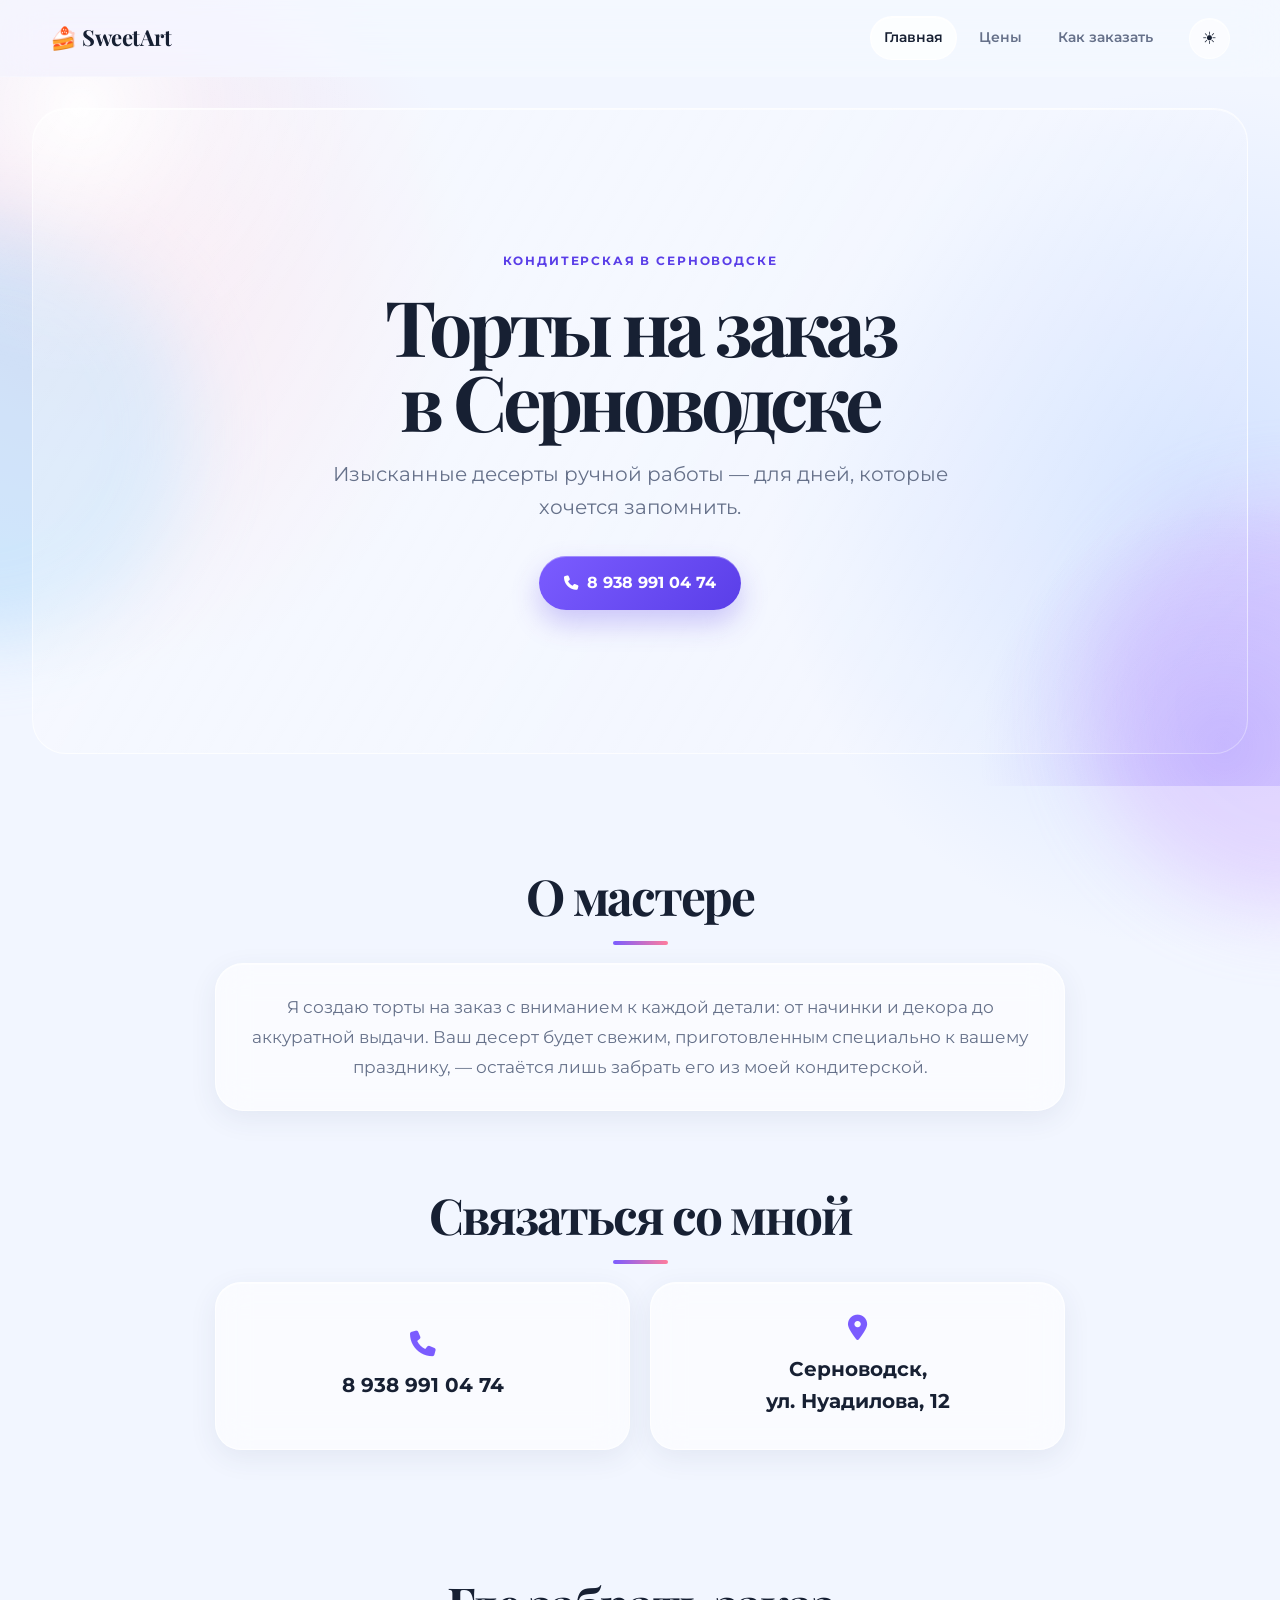
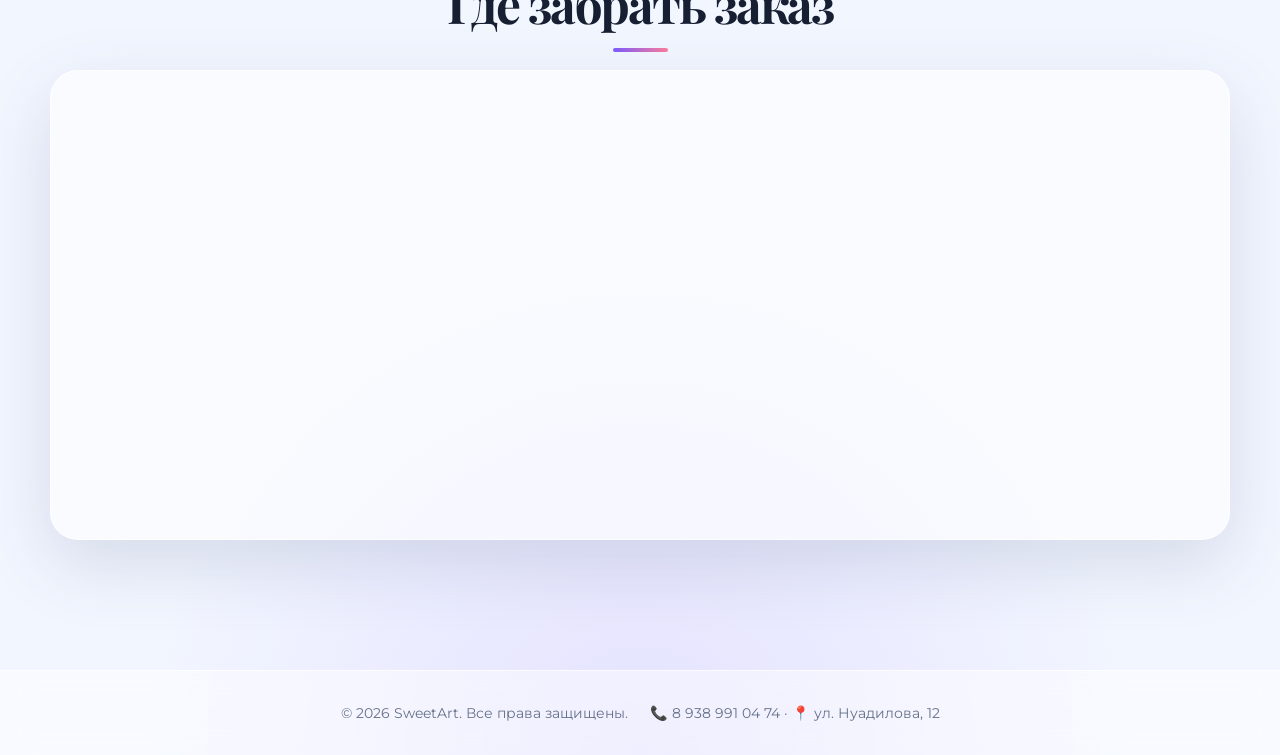
<file: index.html>
<!DOCTYPE html>
<html lang="ru">
<head>
    <meta charset="UTF-8">
    <meta name="viewport" content="width=device-width, initial-scale=1.0">
    <title>Торты на заказ в Серноводске | SweetArt</title>
    <meta name="description" content="Торты ручной работы на заказ в Серноводске. SweetArt — десерты для вашего праздника.">
    <link rel="stylesheet" href="style.css">
    <link rel="preconnect" href="https://fonts.googleapis.com">
    <link rel="preconnect" href="https://fonts.gstatic.com" crossorigin>
    <link href="https://fonts.googleapis.com/css2?family=Montserrat:wght@400;500;600;700&family=Playfair+Display:wght@600;700&display=swap" rel="stylesheet">
    <link rel="stylesheet" href="https://cdnjs.cloudflare.com/ajax/libs/font-awesome/6.4.0/css/all.min.css">
</head>
<body>
    <header class="header" id="header">
        <div class="container header-inner">
            <a href="index.html" class="logo" aria-label="SweetArt — главная">🍰 SweetArt</a>
            <nav class="nav" aria-label="Основная навигация">
                <ul class="nav-list">
                    <li><a href="index.html" class="nav-link active" aria-current="page">Главная</a></li>
                    <li><a href="about.html" class="nav-link">Цены</a></li>
                    <li><a href="page.html" class="nav-link">Как заказать</a></li>
                </ul>
            </nav>
            <button class="theme-toggle" id="themeToggle" type="button" aria-label="Переключить тему">
                <span class="theme-icon" aria-hidden="true">☀️</span>
            </button>
        </div>
    </header>

    <main>
        <section class="hero" aria-labelledby="hero-title">
            <div class="hero-overlay" aria-hidden="true"></div>
            <div class="hero-content container fade-in-up">
                <h1 class="hero-title" id="hero-title">Торты на заказ<br>в Серноводске</h1>
                <p class="hero-subtitle">Изысканные десерты ручной работы — для дней, которые хочется запомнить.</p>
                <a href="tel:+79389910474" class="hero-cta">8 938 991 04 74</a>
            </div>
        </section>

        <section class="about-master container fade-in-up">
            <h2 class="section-title">О мастере</h2>
            <p class="about-text">Я создаю торты на заказ с вниманием к каждой детали: от начинки и декора до аккуратной выдачи. Ваш десерт будет свежим, приготовленным специально к вашему празднику, — остаётся лишь забрать его из моей кондитерской.</p>
        </section>

        <section class="contacts container fade-in-up">
            <h2 class="section-title">Связаться со мной</h2>
            <div class="contact-cards">
                <a class="contact-card" href="tel:+79389910474" aria-label="Позвонить по номеру 8 938 991 04 74">
                    <i class="fa-solid fa-phone icon" aria-hidden="true"></i>
                    <span class="contact-link">8 938 991 04 74</span>
                </a>
                <div class="contact-card">
                    <i class="fa-solid fa-location-dot icon" aria-hidden="true"></i>
                    <span class="contact-address">Серноводск,<br>ул. Нуадилова, 12</span>
                </div>
            </div>
        </section>

        <section class="map-section container fade-in-up">
            <h2 class="section-title">Где забрать заказ</h2>
            <div class="map-wrapper">
                <iframe
                    src="https://www.openstreetmap.org/export/embed.html?bbox=45.13%2C43.30%2C45.17%2C43.33&amp;layer=mapnik&amp;marker=43.3185%2C45.1517"
                    loading="lazy"
                    title="Карта с адресом: Серноводск, ул. Нуадилова, 12">
                </iframe>
            </div>
        </section>
    </main>

    <footer class="footer">
        <div class="container footer-inner">
            <p>&copy; 2026 SweetArt. Все права защищены.</p>
            <p>📞 8 938 991 04 74 · 📍 ул. Нуадилова, 12</p>
        </div>
    </footer>

    <script>
        const themeToggle = document.getElementById('themeToggle');
        const body = document.body;
        const themeIcon = themeToggle.querySelector('.theme-icon');
        function setTheme(isDark) {
            body.classList.toggle('dark-mode', isDark);
            themeIcon.textContent = isDark ? '🌙' : '☀️';
            localStorage.setItem('theme', isDark ? 'dark' : 'light');
        }
        themeToggle.addEventListener('click', () => setTheme(!body.classList.contains('dark-mode')));
        setTheme(localStorage.getItem('theme') === 'dark');

        const observer = new IntersectionObserver((entries) => {
            entries.forEach(entry => { if (entry.isIntersecting) entry.target.classList.add('visible'); });
        }, { threshold: 0.08 });
        document.querySelectorAll('.fade-in-up').forEach(el => observer.observe(el));
        window.addEventListener('scroll', () => document.getElementById('header').classList.toggle('scrolled', window.scrollY > 16));
    </script>
</body>
</html>
</file>
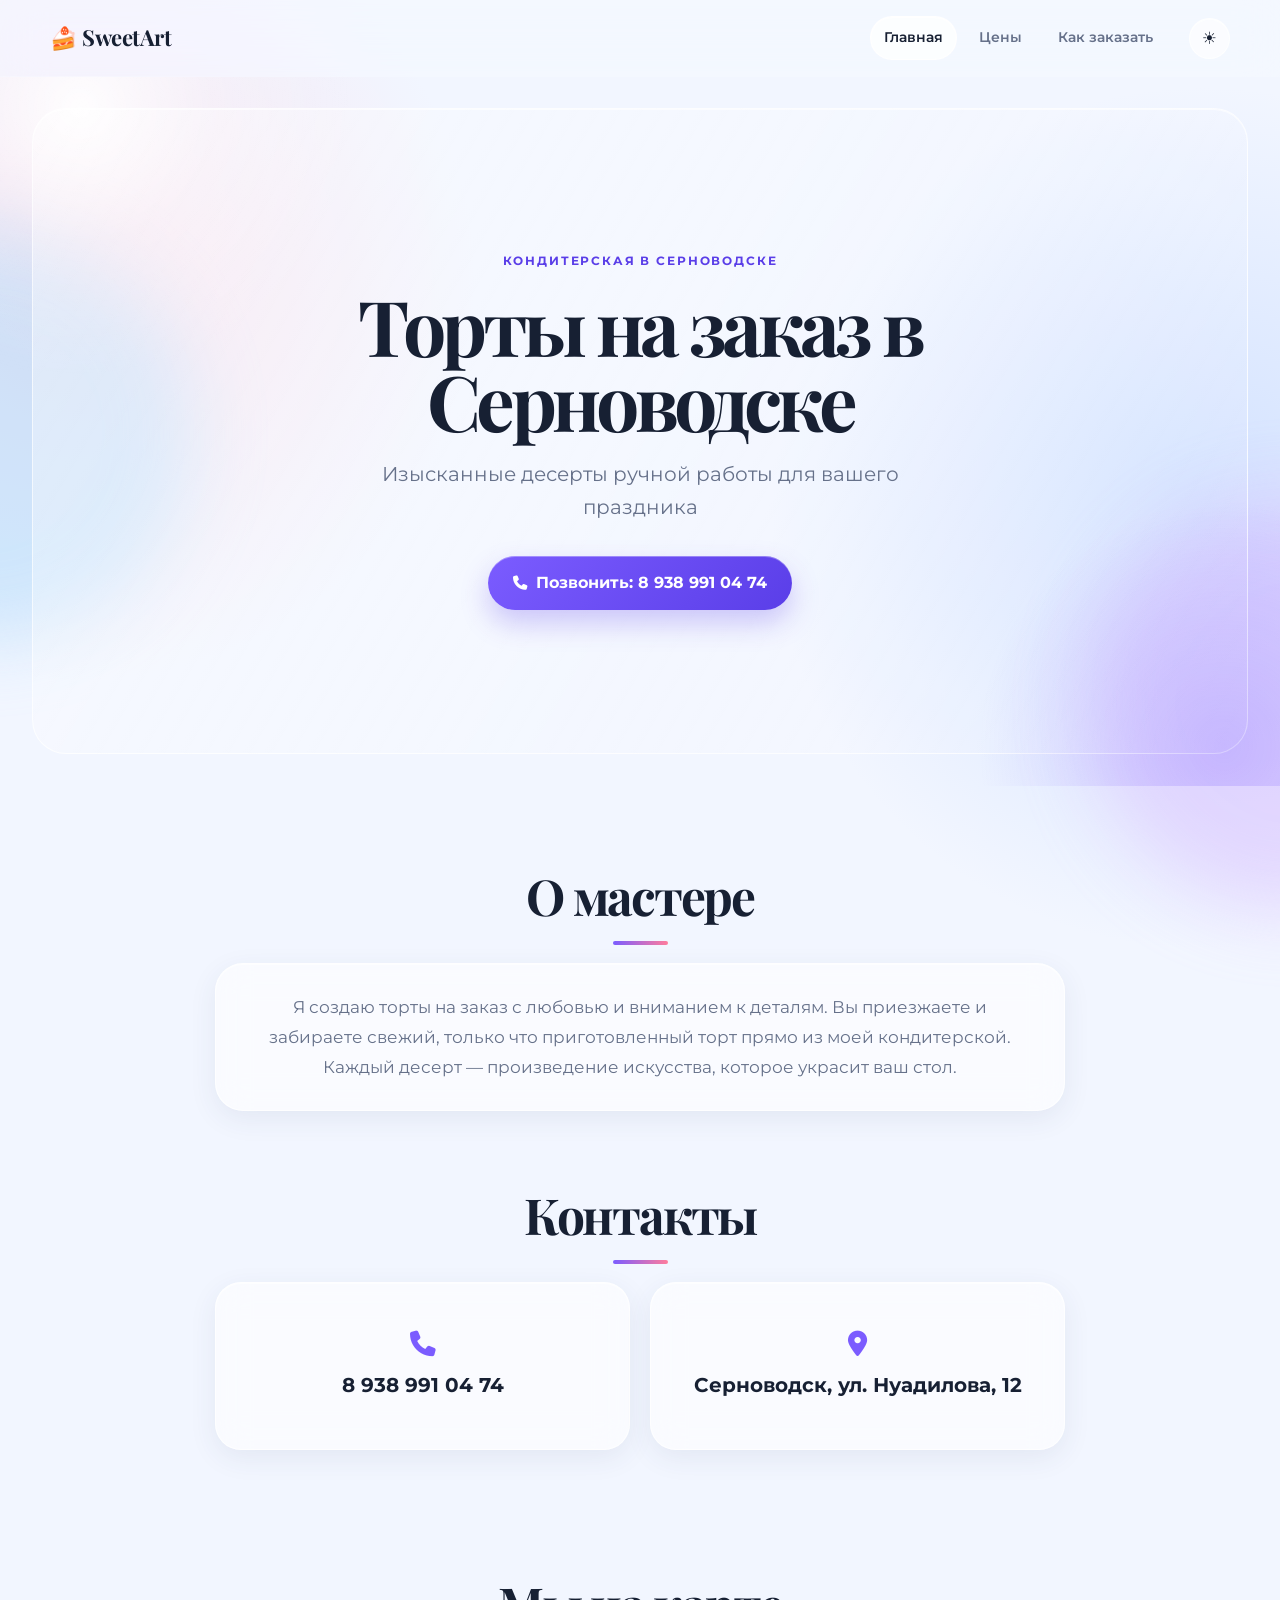
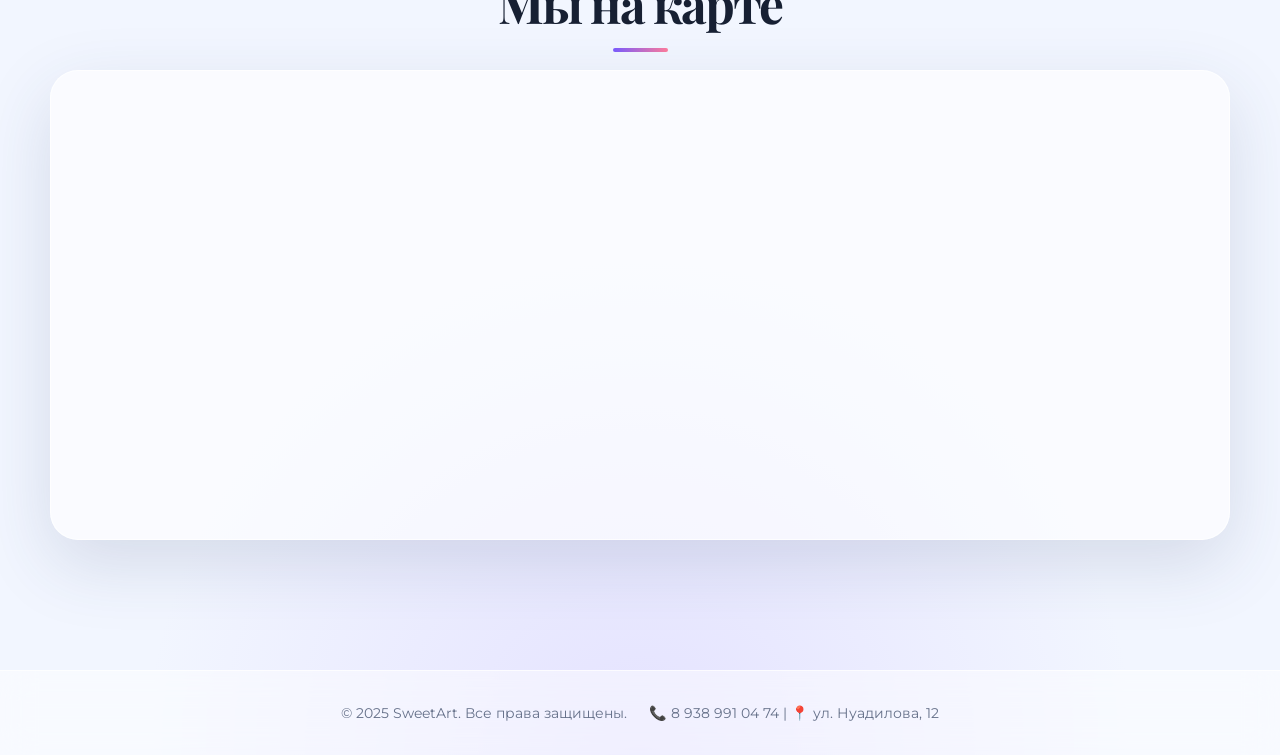
<file: indx.html>
<!DOCTYPE html>
<html lang="ru">
<head>
    <meta charset="UTF-8">
    <meta name="viewport" content="width=device-width, initial-scale=1.0">
    <title>Торты на заказ в Серноводске | Главная</title>
    <link rel="stylesheet" href="style.css">
    <link rel="preconnect" href="https://fonts.googleapis.com">
    <link rel="preconnect" href="https://fonts.gstatic.com" crossorigin>
    <link href="https://fonts.googleapis.com/css2?family=Playfair+Display:wght@600;700&family=Montserrat:wght@300;400;600&display=swap" rel="stylesheet">
    <link rel="stylesheet" href="https://cdnjs.cloudflare.com/ajax/libs/font-awesome/6.4.0/css/all.min.css">
</head>
<body>
    <header class="header" id="header">
        <div class="container header-inner">
            <a href="index.html" class="logo">🍰 SweetArt</a>
            <nav class="nav">
                <ul class="nav-list">
                    <li><a href="index.html" class="nav-link active">Главная</a></li>
                    <li><a href="about.html" class="nav-link">Цены</a></li>
                    <li><a href="page.html" class="nav-link">Как заказать</a></li>
                </ul>
            </nav>
            <button class="theme-toggle" id="themeToggle" aria-label="Переключить тему">
                <span class="theme-icon">☀️</span>
            </button>
        </div>
    </header>

    <main>
        <section class="hero">
            <div class="hero-overlay"></div>
            <div class="hero-content container fade-in-up">
                <h1 class="hero-title">Торты на заказ в Серноводске</h1>
                <p class="hero-subtitle">Изысканные десерты ручной работы для вашего праздника</p>
                <a href="tel:+79389910474" class="hero-cta pulse">Позвонить: 8 938 991 04 74</a>
            </div>
        </section>

        <section class="about-master container fade-in-up">
            <h2 class="section-title">О мастере</h2>
            <p class="about-text">Я создаю торты на заказ с любовью и вниманием к деталям. Вы приезжаете и забираете свежий, только что приготовленный торт прямо из моей кондитерской. Каждый десерт — произведение искусства, которое украсит ваш стол.</p>
        </section>

        <section class="contacts container fade-in-up">
            <h2 class="section-title">Контакты</h2>
            <div class="contact-cards">
                <div class="contact-card">
                    <i class="fa-solid fa-phone icon"></i>
                    <a href="tel:+79389910474" class="contact-link">8 938 991 04 74</a>
                </div>
                <div class="contact-card">
                    <i class="fa-solid fa-location-dot icon"></i>
                    <span class="contact-address">Серноводск, ул. Нуадилова, 12</span>
                </div>
            </div>
        </section>

        <section class="map-section container fade-in-up">
            <h2 class="section-title">Мы на карте</h2>
            <div class="map-wrapper">
                <iframe
                    src="https://www.openstreetmap.org/export/embed.html?bbox=45.13%2C43.30%2C45.17%2C43.33&layer=mapnik&marker=43.3185%2C45.1517"
                    width="100%" height="400" style="border:0;" allowfullscreen="" loading="lazy"
                    title="Карта с адресом Серноводск, ул. Нуадилова, 12">
                </iframe>
            </div>
        </section>
    </main>

    <footer class="footer">
        <div class="container footer-inner">
            <p>&copy; 2025 SweetArt. Все права защищены.</p>
            <p>📞 8 938 991 04 74 | 📍 ул. Нуадилова, 12</p>
        </div>
    </footer>

    <script>
        // Переключение темы
        const themeToggle = document.getElementById('themeToggle');
        const body = document.body;
        const themeIcon = themeToggle.querySelector('.theme-icon');

        function setTheme(isDark) {
            if (isDark) {
                body.classList.add('dark-mode');
                themeIcon.textContent = '🌙';
                localStorage.setItem('theme', 'dark');
            } else {
                body.classList.remove('dark-mode');
                themeIcon.textContent = '☀️';
                localStorage.setItem('theme', 'light');
            }
        }

        themeToggle.addEventListener('click', () => {
            setTheme(!body.classList.contains('dark-mode'));
        });

        // Загрузка сохранённой темы
        const savedTheme = localStorage.getItem('theme');
        if (savedTheme === 'dark') {
            setTheme(true);
        } else if (savedTheme === 'light') {
            setTheme(false);
        } // иначе по умолчанию светлая

        // Анимация появления при скролле
        const observer = new IntersectionObserver((entries) => {
            entries.forEach(entry => {
                if (entry.isIntersecting) {
                    entry.target.classList.add('visible');
                }
            });
        }, { threshold: 0.1 });

        document.querySelectorAll('.fade-in-up').forEach(el => observer.observe(el));

        // Изменение шапки при скролле
        window.addEventListener('scroll', () => {
            const header = document.getElementById('header');
            if (window.scrollY > 50) {
                header.classList.add('scrolled');
            } else {
                header.classList.remove('scrolled');
            }
        });
    </script>
</body>
</html>
</file>
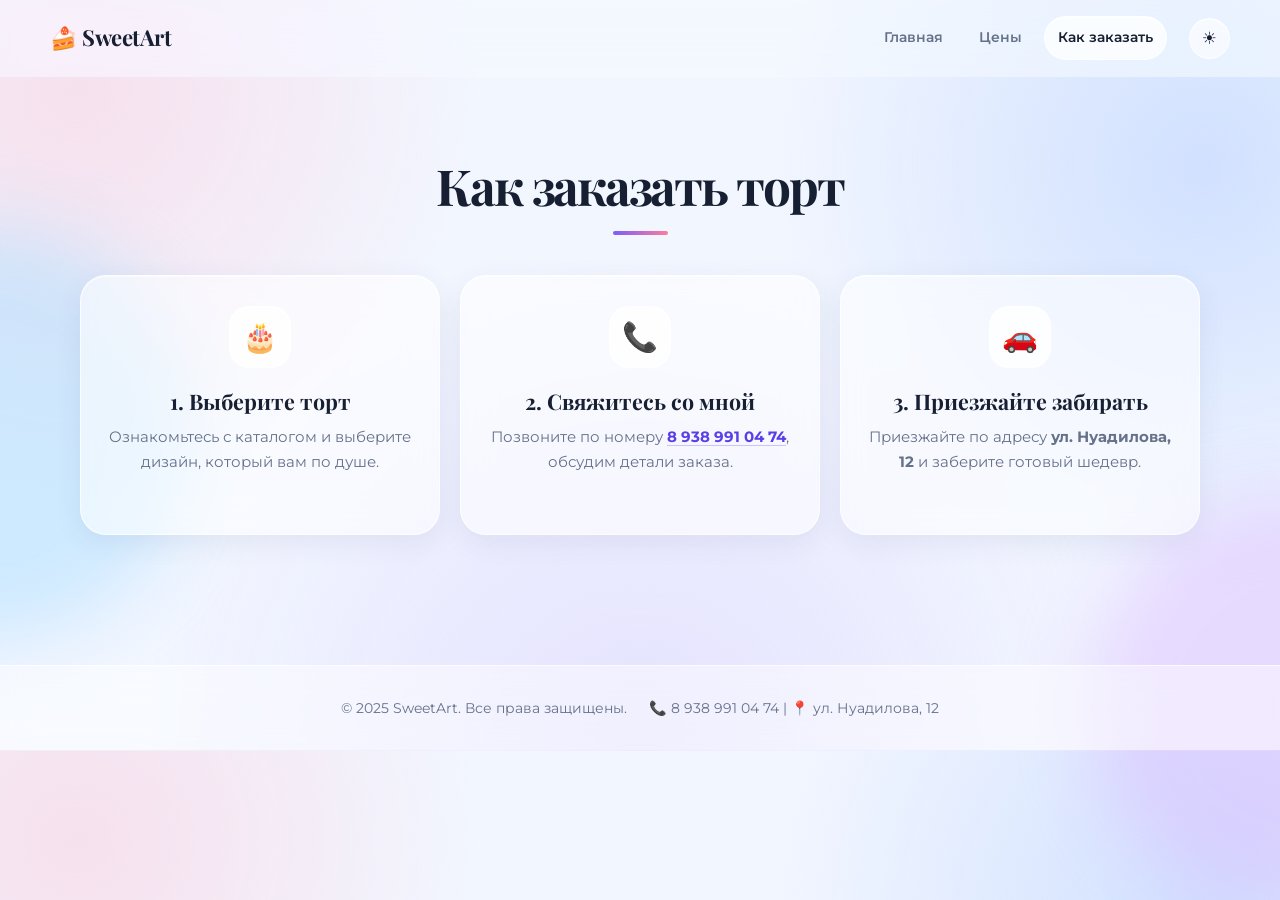
<file: page.htm>
<!DOCTYPE html>
<html lang="ru">
<head>
    <meta charset="UTF-8">
    <meta name="viewport" content="width=device-width, initial-scale=1.0">
    <title>Как заказать торт | SweetArt</title>
    <link rel="stylesheet" href="style.css">
    <link rel="preconnect" href="https://fonts.googleapis.com">
    <link rel="preconnect" href="https://fonts.gstatic.com" crossorigin>
    <link href="https://fonts.googleapis.com/css2?family=Playfair+Display:wght@600;700&family=Montserrat:wght@300;400;600&display=swap" rel="stylesheet">
    <link rel="stylesheet" href="https://cdnjs.cloudflare.com/ajax/libs/font-awesome/6.4.0/css/all.min.css">
</head>
<body>
    <header class="header" id="header">
        <div class="container header-inner">
            <a href="index.html" class="logo">🍰 SweetArt</a>
            <nav class="nav">
                <ul class="nav-list">
                    <li><a href="index.html" class="nav-link">Главная</a></li>
                    <li><a href="about.html" class="nav-link">Цены</a></li>
                    <li><a href="page.html" class="nav-link active">Как заказать</a></li>
                </ul>
            </nav>
            <button class="theme-toggle" id="themeToggle" aria-label="Переключить тему">
                <span class="theme-icon">☀️</span>
            </button>
        </div>
    </header>

    <main>
        <section class="container fade-in-up">
            <h1 class="page-title">Как заказать торт</h1>
            <div class="steps">
                <div class="step fade-in-up step-left">
                    <div class="step-icon">🎂</div>
                    <h3>1. Выберите торт</h3>
                    <p>Ознакомьтесь с каталогом и выберите дизайн, который вам по душе.</p>
                </div>
                <div class="step fade-in-up step-right">
                    <div class="step-icon">📞</div>
                    <h3>2. Свяжитесь со мной</h3>
                    <p>Позвоните по номеру <a href="tel:+79389910474">8 938 991 04 74</a>, обсудим детали заказа.</p>
                </div>
                <div class="step fade-in-up step-bottom">
                    <div class="step-icon">🚗</div>
                    <h3>3. Приезжайте забирать</h3>
                    <p>Приезжайте по адресу <strong>ул. Нуадилова, 12</strong> и заберите готовый шедевр.</p>
                </div>
            </div>
        </section>
    </main>

    <footer class="footer">
        <div class="container footer-inner">
            <p>&copy; 2025 SweetArt. Все права защищены.</p>
            <p>📞 8 938 991 04 74 | 📍 ул. Нуадилова, 12</p>
        </div>
    </footer>

    <script>
        const themeToggle = document.getElementById('themeToggle');
        const body = document.body;
        const themeIcon = themeToggle.querySelector('.theme-icon');
        function setTheme(isDark) {
            if (isDark) {
                body.classList.add('dark-mode');
                themeIcon.textContent = '🌙';
                localStorage.setItem('theme', 'dark');
            } else {
                body.classList.remove('dark-mode');
                themeIcon.textContent = '☀️';
                localStorage.setItem('theme', 'light');
            }
        }
        themeToggle.addEventListener('click', () => setTheme(!body.classList.contains('dark-mode')));
        const savedTheme = localStorage.getItem('theme');
        if (savedTheme === 'dark') setTheme(true);
        else if (savedTheme === 'light') setTheme(false);

        const observer = new IntersectionObserver((entries) => {
            entries.forEach(entry => {
                if (entry.isIntersecting) entry.target.classList.add('visible');
            });
        }, { threshold: 0.1 });
        document.querySelectorAll('.fade-in-up').forEach(el => observer.observe(el));

        window.addEventListener('scroll', () => {
            const header = document.getElementById('header');
            if (window.scrollY > 50) header.classList.add('scrolled');
            else header.classList.remove('scrolled');
        });
    </script>
</body>
</html>
</file>
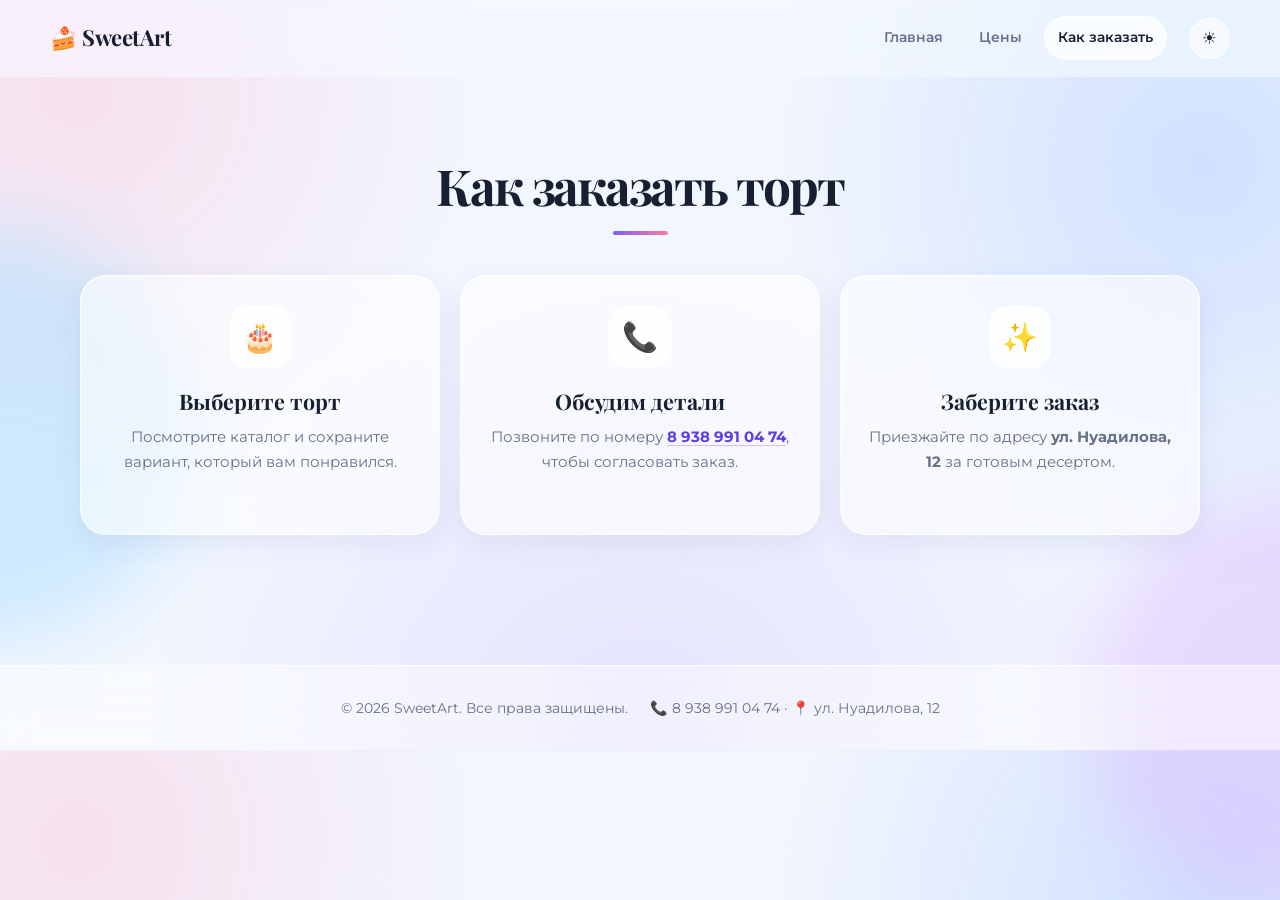
<file: page.html>
<!DOCTYPE html>
<html lang="ru">
<head>
    <meta charset="UTF-8">
    <meta name="viewport" content="width=device-width, initial-scale=1.0">
    <title>Как заказать торт | SweetArt</title>
    <link rel="stylesheet" href="style.css">
    <link rel="preconnect" href="https://fonts.googleapis.com">
    <link rel="preconnect" href="https://fonts.gstatic.com" crossorigin>
    <link href="https://fonts.googleapis.com/css2?family=Montserrat:wght@400;500;600;700&family=Playfair+Display:wght@600;700&display=swap" rel="stylesheet">
    <link rel="stylesheet" href="https://cdnjs.cloudflare.com/ajax/libs/font-awesome/6.4.0/css/all.min.css">
</head>
<body>
    <header class="header" id="header">
        <div class="container header-inner">
            <a href="index.html" class="logo" aria-label="SweetArt — главная">🍰 SweetArt</a>
            <nav class="nav" aria-label="Основная навигация">
                <ul class="nav-list">
                    <li><a href="index.html" class="nav-link">Главная</a></li>
                    <li><a href="about.html" class="nav-link">Цены</a></li>
                    <li><a href="page.html" class="nav-link active" aria-current="page">Как заказать</a></li>
                </ul>
            </nav>
            <button class="theme-toggle" id="themeToggle" type="button" aria-label="Переключить тему">
                <span class="theme-icon" aria-hidden="true">☀️</span>
            </button>
        </div>
    </header>

    <main>
        <section class="container fade-in-up">
            <h1 class="page-title">Как заказать торт</h1>
            <div class="steps">
                <article class="step fade-in-up step-left">
                    <div class="step-icon" aria-hidden="true">🎂</div>
                    <h3>Выберите торт</h3>
                    <p>Посмотрите каталог и сохраните вариант, который вам понравился.</p>
                </article>
                <article class="step fade-in-up step-bottom">
                    <div class="step-icon" aria-hidden="true">📞</div>
                    <h3>Обсудим детали</h3>
                    <p>Позвоните по номеру <a href="tel:+79389910474">8 938 991 04 74</a>, чтобы согласовать заказ.</p>
                </article>
                <article class="step fade-in-up step-right">
                    <div class="step-icon" aria-hidden="true">✨</div>
                    <h3>Заберите заказ</h3>
                    <p>Приезжайте по адресу <strong>ул. Нуадилова, 12</strong> за готовым десертом.</p>
                </article>
            </div>
        </section>
    </main>

    <footer class="footer">
        <div class="container footer-inner">
            <p>&copy; 2026 SweetArt. Все права защищены.</p>
            <p>📞 8 938 991 04 74 · 📍 ул. Нуадилова, 12</p>
        </div>
    </footer>

    <script>
        const themeToggle = document.getElementById('themeToggle');
        const body = document.body;
        const themeIcon = themeToggle.querySelector('.theme-icon');
        function setTheme(isDark) {
            body.classList.toggle('dark-mode', isDark);
            themeIcon.textContent = isDark ? '🌙' : '☀️';
            localStorage.setItem('theme', isDark ? 'dark' : 'light');
        }
        themeToggle.addEventListener('click', () => setTheme(!body.classList.contains('dark-mode')));
        setTheme(localStorage.getItem('theme') === 'dark');

        const observer = new IntersectionObserver((entries) => {
            entries.forEach(entry => { if (entry.isIntersecting) entry.target.classList.add('visible'); });
        }, { threshold: 0.08 });
        document.querySelectorAll('.fade-in-up').forEach(el => observer.observe(el));
        window.addEventListener('scroll', () => document.getElementById('header').classList.toggle('scrolled', window.scrollY > 16));
    </script>
</body>
</html>
</file>
<file: style.css>
:root {
    --bg: #f2f6ff;
    --bg-soft: #f9fbff;
    --surface: rgba(255, 255, 255, 0.58);
    --surface-strong: rgba(255, 255, 255, 0.78);
    --surface-solid: #ffffff;
    --text: #172033;
    --text-muted: #66718a;
    --accent: #7b5cff;
    --accent-deep: #5a3ee8;
    --accent-warm: #ff7c9c;
    --line: rgba(255, 255, 255, 0.72);
    --line-dark: rgba(27, 38, 59, 0.09);
    --shadow-sm: 0 8px 28px rgba(45, 65, 106, 0.08);
    --shadow: 0 24px 70px rgba(49, 66, 107, 0.15);
    --hero-glow: rgba(123, 92, 255, 0.25);
    --header-bg: rgba(246, 248, 255, 0.62);
    --footer-bg: rgba(255, 255, 255, 0.46);
    --transition: 220ms cubic-bezier(.2, .75, .25, 1);
}

.dark-mode {
    --bg: #0f1422;
    --bg-soft: #151b2d;
    --surface: rgba(25, 33, 53, 0.58);
    --surface-strong: rgba(26, 35, 57, 0.79);
    --surface-solid: #1a2337;
    --text: #f6f8ff;
    --text-muted: #b7c1d6;
    --accent: #a995ff;
    --accent-deep: #8e78ff;
    --accent-warm: #ff9ab3;
    --line: rgba(255, 255, 255, 0.14);
    --line-dark: rgba(255, 255, 255, 0.12);
    --shadow-sm: 0 10px 32px rgba(0, 0, 0, 0.22);
    --shadow: 0 28px 75px rgba(0, 0, 0, 0.38);
    --hero-glow: rgba(169, 149, 255, 0.18);
    --header-bg: rgba(15, 20, 34, 0.62);
    --footer-bg: rgba(18, 25, 42, 0.64);
}

* { box-sizing: border-box; }
html { scroll-behavior: smooth; }
body {
    min-width: 320px;
    margin: 0;
    overflow-x: hidden;
    background:
        radial-gradient(circle at 6% 12%, rgba(255, 182, 203, .34), transparent 25rem),
        radial-gradient(circle at 94% 22%, rgba(155, 190, 255, .38), transparent 27rem),
        radial-gradient(circle at 50% 100%, rgba(192, 174, 255, .28), transparent 31rem),
        var(--bg);
    color: var(--text);
    font-family: "Montserrat", system-ui, sans-serif;
    line-height: 1.6;
    transition: background-color var(--transition), color var(--transition);
}

body::before,
body::after {
    position: fixed;
    z-index: -1;
    content: "";
    width: 26rem;
    height: 26rem;
    border-radius: 50%;
    pointer-events: none;
    filter: blur(38px);
    opacity: .42;
}
body::before { top: 25vh; left: -14rem; background: #9dd9ff; }
body::after { top: 55vh; right: -14rem; background: #d8b4ff; }

h1, h2, h3, .logo { font-family: "Playfair Display", Georgia, serif; }
h1, h2, h3, p { margin-top: 0; }
a { color: inherit; text-decoration: none; }
img { display: block; max-width: 100%; }
button { font: inherit; }

.container { width: min(1180px, calc(100% - 40px)); margin: 0 auto; }

/* Motion */
.fade-in-up { opacity: 0; transform: translateY(24px); transition: opacity .65s ease, transform .65s ease; }
.fade-in-up.visible { opacity: 1; transform: translateY(0); }
.step-left { transform: translateX(-24px); }
.step-right { transform: translateX(24px); }
.step-bottom { transform: translateY(24px); }
.step-left.visible, .step-right.visible, .step-bottom.visible { transform: translate(0); opacity: 1; }
@media (prefers-reduced-motion: reduce) {
    *, *::before, *::after { scroll-behavior: auto !important; transition-duration: .01ms !important; animation-duration: .01ms !important; animation-iteration-count: 1 !important; }
}

/* Header */
.header {
    position: fixed;
    inset: 0 0 auto;
    z-index: 20;
    border-bottom: 1px solid transparent;
    background: var(--header-bg);
    backdrop-filter: blur(20px) saturate(155%);
    -webkit-backdrop-filter: blur(20px) saturate(155%);
    transition: background var(--transition), border-color var(--transition), box-shadow var(--transition);
}
.header.scrolled { border-color: var(--line); box-shadow: var(--shadow-sm); }
.header-inner { min-height: 76px; display: flex; align-items: center; gap: 22px; justify-content: space-between; }
.logo { display: inline-flex; align-items: center; gap: 9px; color: var(--text); font-size: 1.38rem; font-weight: 700; letter-spacing: -.02em; white-space: nowrap; }
.logo::first-letter { color: var(--accent); }
.nav { margin-left: auto; }
.nav-list { display: flex; align-items: center; gap: 8px; margin: 0; padding: 0; list-style: none; }
.nav-link { display: block; padding: 9px 13px; border: 1px solid transparent; border-radius: 999px; color: var(--text-muted); font-size: .9rem; font-weight: 600; transition: background var(--transition), color var(--transition), border-color var(--transition), transform var(--transition); }
.nav-link:hover { color: var(--text); transform: translateY(-1px); }
.nav-link.active { border-color: var(--line); background: var(--surface-strong); box-shadow: inset 0 1px 0 rgba(255,255,255,.68); color: var(--text); }
.theme-toggle { width: 41px; height: 41px; display: grid; place-items: center; flex: 0 0 auto; border: 1px solid var(--line); border-radius: 50%; background: var(--surface); color: var(--text); box-shadow: inset 0 1px 0 rgba(255,255,255,.62); cursor: pointer; transition: transform var(--transition), background var(--transition); }
.theme-toggle:hover { transform: translateY(-2px) rotate(9deg); background: var(--surface-strong); }
.theme-icon { font-size: 1.05rem; }

/* Core sections */
main { padding-top: 76px; }
section { padding: 82px 0; }
.section-title, .page-title { margin-bottom: 18px; color: var(--text); font-size: clamp(2rem, 4vw, 3.1rem); line-height: 1.1; letter-spacing: -.045em; text-align: center; }
.section-title::after, .page-title::after { width: 55px; height: 4px; display: block; margin: 18px auto 0; border-radius: 999px; background: linear-gradient(90deg, var(--accent), var(--accent-warm)); content: ""; }

/* Hero */
.hero {
    position: relative;
    min-height: min(710px, calc(100svh - 76px));
    display: grid;
    place-items: center;
    overflow: hidden;
    text-align: center;
}
.hero::before, .hero::after { position: absolute; content: ""; border-radius: 50%; pointer-events: none; }
.hero::before { width: 34rem; height: 34rem; top: -15rem; left: -12rem; background: radial-gradient(circle, rgba(255, 255, 255, .92) 0, rgba(255,255,255,.18) 35%, transparent 70%); }
.hero::after { width: 31rem; height: 31rem; right: -12rem; bottom: -13rem; background: radial-gradient(circle, var(--hero-glow), transparent 70%); }
.hero-overlay { position: absolute; inset: 32px; border: 1px solid var(--line); border-radius: 34px; background: linear-gradient(120deg, rgba(255,255,255,.36), rgba(255,255,255,.07)); box-shadow: inset 0 1px 0 rgba(255,255,255,.6); }
.hero-content { position: relative; z-index: 1; max-width: 840px; padding: 60px 30px; }
.hero-content::before { display: block; margin-bottom: 17px; color: var(--accent-deep); content: "КОНДИТЕРСКАЯ В СЕРНОВОДСКЕ"; font-size: .72rem; font-weight: 700; letter-spacing: .16em; }
.hero-title { max-width: 780px; margin: 0 auto 20px; font-size: clamp(2.7rem, 6vw, 5.6rem); line-height: .98; letter-spacing: -.06em; }
.hero-subtitle { max-width: 620px; margin: 0 auto 32px; color: var(--text-muted); font-size: clamp(1.05rem, 2.2vw, 1.28rem); }
.hero-cta, .btn-order { display: inline-flex; align-items: center; justify-content: center; gap: 9px; border-radius: 999px; background: linear-gradient(135deg, var(--accent), var(--accent-deep)); color: #fff; font-weight: 700; box-shadow: 0 13px 28px rgba(92, 64, 233, .28), inset 0 1px 0 rgba(255,255,255,.32); transition: transform var(--transition), box-shadow var(--transition), filter var(--transition); }
.hero-cta { min-height: 54px; padding: 0 25px; }
.hero-cta::before { content: "\f095"; font-family: "Font Awesome 6 Free"; font-weight: 900; font-size: .9rem; }
.hero-cta:hover, .btn-order:hover { filter: saturate(1.15); transform: translateY(-3px); box-shadow: 0 18px 34px rgba(92, 64, 233, .35); }

/* Informational blocks */
.about-master { padding-bottom: 34px; }
.about-text { max-width: 850px; margin: 0 auto; padding: 28px 34px; border: 1px solid var(--line); border-radius: 28px; background: var(--surface); box-shadow: var(--shadow-sm), inset 0 1px 0 rgba(255,255,255,.55); color: var(--text-muted); font-size: 1.05rem; line-height: 1.8; text-align: center; backdrop-filter: blur(16px); }
.contacts { padding-top: 42px; }
.contact-cards { display: grid; grid-template-columns: repeat(2, minmax(0, 1fr)); gap: 20px; max-width: 850px; margin: 0 auto; }
.contact-card { min-height: 168px; display: grid; place-content: center; justify-items: center; padding: 28px; border: 1px solid var(--line); border-radius: 26px; background: var(--surface); box-shadow: var(--shadow-sm), inset 0 1px 0 rgba(255,255,255,.55); text-align: center; backdrop-filter: blur(16px); transition: transform var(--transition), box-shadow var(--transition); }
.contact-card:hover { transform: translateY(-5px); box-shadow: var(--shadow); }
.contact-card .icon { margin-bottom: 13px; color: var(--accent); font-size: 1.6rem; }
.contact-link, .contact-address { max-width: 100%; color: var(--text); font-size: clamp(1.04rem, 2vw, 1.25rem); font-weight: 700; overflow-wrap: anywhere; }
.map-section { padding-top: 44px; }
.map-wrapper { overflow: hidden; border: 1px solid var(--line); border-radius: 28px; background: var(--surface); box-shadow: var(--shadow); }
.map-wrapper iframe { width: 100%; height: clamp(300px, 45vw, 460px); border: 0; filter: saturate(.88) contrast(.96); }
.dark-mode .map-wrapper iframe { filter: grayscale(.18) invert(.88) hue-rotate(175deg) saturate(.62); }

/* Price page */
.pricing-main section { padding-top: 72px; }
.page-title { margin-top: 0; margin-bottom: 40px; }
.pricing-grid { display: grid; grid-template-columns: repeat(3, minmax(0, 1fr)); gap: 22px; margin-bottom: 10px; }
.cake-card { min-width: 0; display: flex; flex-direction: column; overflow: hidden; border: 1px solid var(--line); border-radius: 24px; background: var(--surface); box-shadow: var(--shadow-sm), inset 0 1px 0 rgba(255,255,255,.55); backdrop-filter: blur(16px); transition: transform var(--transition), box-shadow var(--transition), border-color var(--transition); }
.cake-card:hover { z-index: 1; transform: translateY(-7px); border-color: rgba(123, 92, 255, .42); box-shadow: var(--shadow); }
.cake-card img { width: 100%; height: auto; aspect-ratio: 4 / 3; object-fit: cover; background: var(--bg-soft); }
.cake-price { margin: 0; padding: 20px 20px 12px; color: var(--text); font-size: 1.35rem; font-weight: 700; letter-spacing: -.02em; text-align: center; }
.cake-price::before { margin-right: 7px; color: var(--text-muted); content: "от"; font-size: .78rem; font-weight: 600; letter-spacing: 0; text-transform: uppercase; }
.btn-order { min-height: 44px; margin: 0 18px 18px; padding: 0 20px; font-size: .9rem; }
.btn-order::after { content: "\f061"; font-family: "Font Awesome 6 Free"; font-weight: 900; font-size: .75rem; }

/* Steps */
.steps { display: grid; grid-template-columns: repeat(3, minmax(0, 1fr)); gap: 20px; max-width: 1120px; margin: 0 auto; }
.step { min-height: 260px; padding: 30px 26px; border: 1px solid var(--line); border-radius: 26px; background: var(--surface); box-shadow: var(--shadow-sm), inset 0 1px 0 rgba(255,255,255,.55); text-align: center; backdrop-filter: blur(16px); transition: transform var(--transition), box-shadow var(--transition); }
.step:hover { transform: translateY(-6px); box-shadow: var(--shadow); }
.step-icon { width: 62px; height: 62px; display: grid; place-items: center; margin: 0 auto 20px; border: 1px solid var(--line); border-radius: 20px; background: var(--surface-strong); font-size: 1.8rem; box-shadow: inset 0 1px 0 rgba(255,255,255,.65); }
.step h3 { margin-bottom: 11px; color: var(--text); font-size: 1.34rem; line-height: 1.25; }
.step p { margin: 0; color: var(--text-muted); font-size: .95rem; }
.step p a { color: var(--accent-deep); font-weight: 700; text-decoration: underline; text-decoration-color: rgba(123,92,255,.35); text-underline-offset: 3px; }

/* Footer */
.footer { margin-top: 48px; padding: 31px 0; border-top: 1px solid var(--line); background: var(--footer-bg); color: var(--text-muted); text-align: center; backdrop-filter: blur(16px); }
.footer-inner { display: flex; justify-content: center; flex-wrap: wrap; gap: 8px 22px; }
.footer-inner p { margin: 0; font-size: .88rem; }

/* Responsive */
@media (max-width: 900px) {
    .pricing-grid { grid-template-columns: repeat(2, minmax(0, 1fr)); }
    .steps { grid-template-columns: 1fr; max-width: 660px; }
    .step { min-height: auto; }
}
@media (max-width: 690px) {
    .container { width: min(100% - 28px, 1180px); }
    .header-inner { min-height: 68px; padding: 6px 0 7px; gap: 10px; flex-wrap: wrap; }
    main { padding-top: 112px; }
    .nav { order: 3; width: 100%; margin: -4px 0 10px; overflow-x: auto; }
    .nav-list { width: max-content; gap: 4px; padding-bottom: 2px; }
    .nav-link { padding: 7px 10px; font-size: .78rem; }
    .hero { min-height: 570px; }
    .hero-overlay { inset: 14px; border-radius: 26px; }
    .hero-content { padding: 48px 16px; }
    section { padding: 62px 0; }
    .about-text { padding: 24px 20px; font-size: .98rem; }
    .contact-cards { grid-template-columns: 1fr; }
    .contact-card { min-height: 136px; }
}
@media (max-width: 520px) {
    .logo { font-size: 1.18rem; }
    .theme-toggle { width: 37px; height: 37px; }
    .hero-title { font-size: 2.7rem; }
    .hero-subtitle { font-size: 1rem; }
    .hero-cta { width: min(100%, 330px); padding: 0 18px; font-size: .88rem; }
    .pricing-main section { padding-top: 50px; }
    .pricing-grid { grid-template-columns: 1fr; gap: 18px; }
    .cake-card img { aspect-ratio: 4 / 3; }
    .page-title { margin-bottom: 30px; }
}

/* Full-screen cake photo viewer */
.lightbox-trigger {
    position: relative;
    display: block;
    width: 100%;
    padding: 0;
    border: 0;
    background: transparent;
    cursor: zoom-in;
}
.lightbox-trigger::after {
    position: absolute;
    right: 14px;
    bottom: 14px;
    width: 38px;
    height: 38px;
    display: grid;
    place-items: center;
    border: 1px solid rgba(255, 255, 255, .48);
    border-radius: 50%;
    background: rgba(28, 24, 40, .38);
    box-shadow: 0 8px 22px rgba(20, 17, 35, .18), inset 0 1px 0 rgba(255,255,255,.32);
    color: #fff;
    content: "\f00e";
    font-family: "Font Awesome 6 Free";
    font-size: .9rem;
    font-weight: 900;
    opacity: 0;
    transform: translateY(6px);
    transition: opacity var(--transition), transform var(--transition), background var(--transition);
    pointer-events: none;
}
.lightbox-trigger:hover::after,
.lightbox-trigger:focus-visible::after {
    opacity: 1;
    transform: translateY(0);
}
.lightbox-trigger:focus-visible {
    outline: 3px solid rgba(123, 92, 255, .72);
    outline-offset: -3px;
}
.lightbox-trigger img {
    display: block;
    transition: transform 340ms ease, filter 340ms ease;
}
.lightbox-trigger:hover img,
.lightbox-trigger:focus-visible img {
    filter: brightness(.94) saturate(1.06);
    transform: scale(1.035);
}

.lightbox-open { overflow: hidden; }
.lightbox {
    position: fixed;
    z-index: 1000;
    inset: 0;
    display: grid;
    place-items: center;
    padding: 24px;
    visibility: hidden;
    opacity: 0;
    transition: opacity 220ms ease, visibility 220ms ease;
}
.lightbox.is-open {
    visibility: visible;
    opacity: 1;
}
.lightbox-backdrop {
    position: absolute;
    inset: 0;
    background: rgba(11, 10, 18, .78);
    backdrop-filter: blur(12px);
}
.lightbox-content {
    position: relative;
    z-index: 1;
    width: min(100%, 1180px);
    max-height: calc(100svh - 48px);
    display: grid;
    justify-items: center;
    gap: 12px;
    padding: 12px;
    border: 1px solid rgba(255, 255, 255, .26);
    border-radius: 26px;
    background: rgba(255, 255, 255, .10);
    box-shadow: 0 28px 80px rgba(0,0,0,.42), inset 0 1px 0 rgba(255,255,255,.24);
    transform: translateY(14px) scale(.985);
    transition: transform 240ms ease;
}
.lightbox.is-open .lightbox-content { transform: translateY(0) scale(1); }
.lightbox-image {
    width: auto;
    max-width: 100%;
    max-height: calc(100svh - 130px);
    display: block;
    border-radius: 16px;
    object-fit: contain;
    box-shadow: 0 16px 42px rgba(0, 0, 0, .34);
}
.lightbox-caption {
    max-width: min(100%, 720px);
    margin: 0;
    color: rgba(255,255,255,.88);
    font-size: .9rem;
    line-height: 1.45;
    text-align: center;
}
.lightbox-close {
    position: absolute;
    top: -12px;
    right: -12px;
    width: 43px;
    height: 43px;
    display: grid;
    place-items: center;
    border: 1px solid rgba(255,255,255,.42);
    border-radius: 50%;
    background: rgba(41, 35, 58, .82);
    box-shadow: 0 10px 26px rgba(0,0,0,.30), inset 0 1px 0 rgba(255,255,255,.22);
    color: #fff;
    cursor: pointer;
    font-size: 1.95rem;
    line-height: 1;
    transition: transform var(--transition), background var(--transition);
}
.lightbox-close:hover,
.lightbox-close:focus-visible {
    background: rgba(92, 64, 233, .95);
    transform: rotate(90deg) scale(1.05);
}
.lightbox-close:focus-visible { outline: 3px solid #fff; outline-offset: 3px; }

@media (max-width: 520px) {
    .lightbox { padding: 15px; }
    .lightbox-content { max-height: calc(100svh - 30px); padding: 8px; border-radius: 20px; }
    .lightbox-image { max-height: calc(100svh - 100px); border-radius: 13px; }
    .lightbox-close { top: -8px; right: -6px; width: 40px; height: 40px; }
    .lightbox-caption { font-size: .78rem; }
    .lightbox-trigger::after { opacity: 1; transform: translateY(0); }
}
</file>
